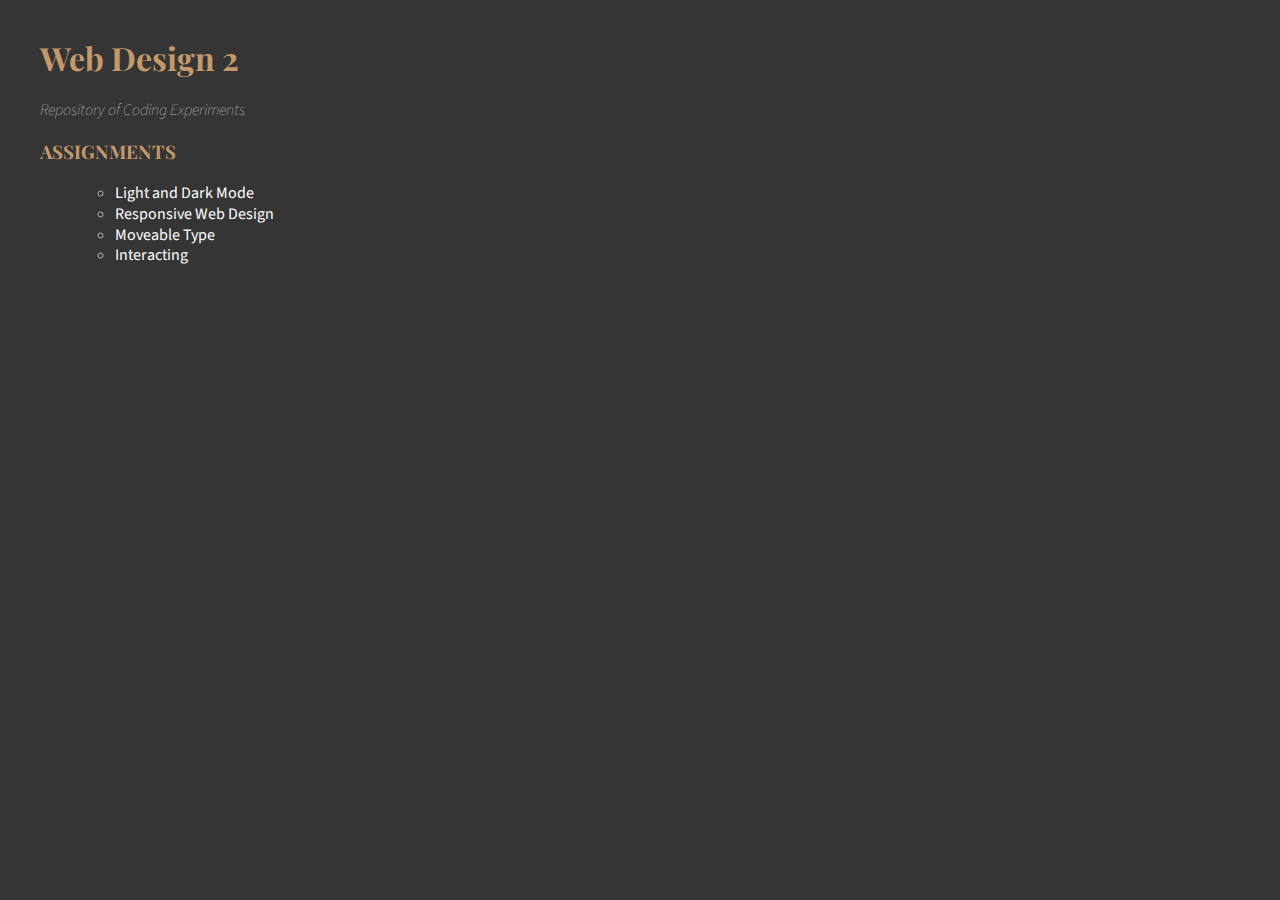
<file: index.html>
<!DOCTYPE html>
<head>
  <title>DSGN 1474</title>
  <link href="styles.css" rel="stylesheet">
  <link href="https://fonts.googleapis.com/css2?family=Playfair+Display:ital,wght@0,500;0,600;0,700;0,900;1,400&display=swap" rel="stylesheet">
  <link href="https://fonts.googleapis.com/css2?family=Source+Sans+Pro:ital,wght@0,200;0,300;0,400;0,600;0,700;1,200;1,300;1,600&display=swap" rel="stylesheet">
</head>
<body>

  <h1>Web Design 2</h1>

  <p>Repository of Coding Experiments</p>

  <h3>Assignments</h3>
  <ul>
    <li>
      <a href="light-and-dark/index.html">Light and Dark Mode</a>
    </li>
    <li>
      <a href="responsive/index.html">Responsive Web Design</a>
    </li>
    <li>
      <a href="moveable-type/index.html">Moveable Type</a>
    </li>
    <li>
      <a href="interacting/index.html">Interacting</a>
    </li>
  
  </ul>

</body>
</file>
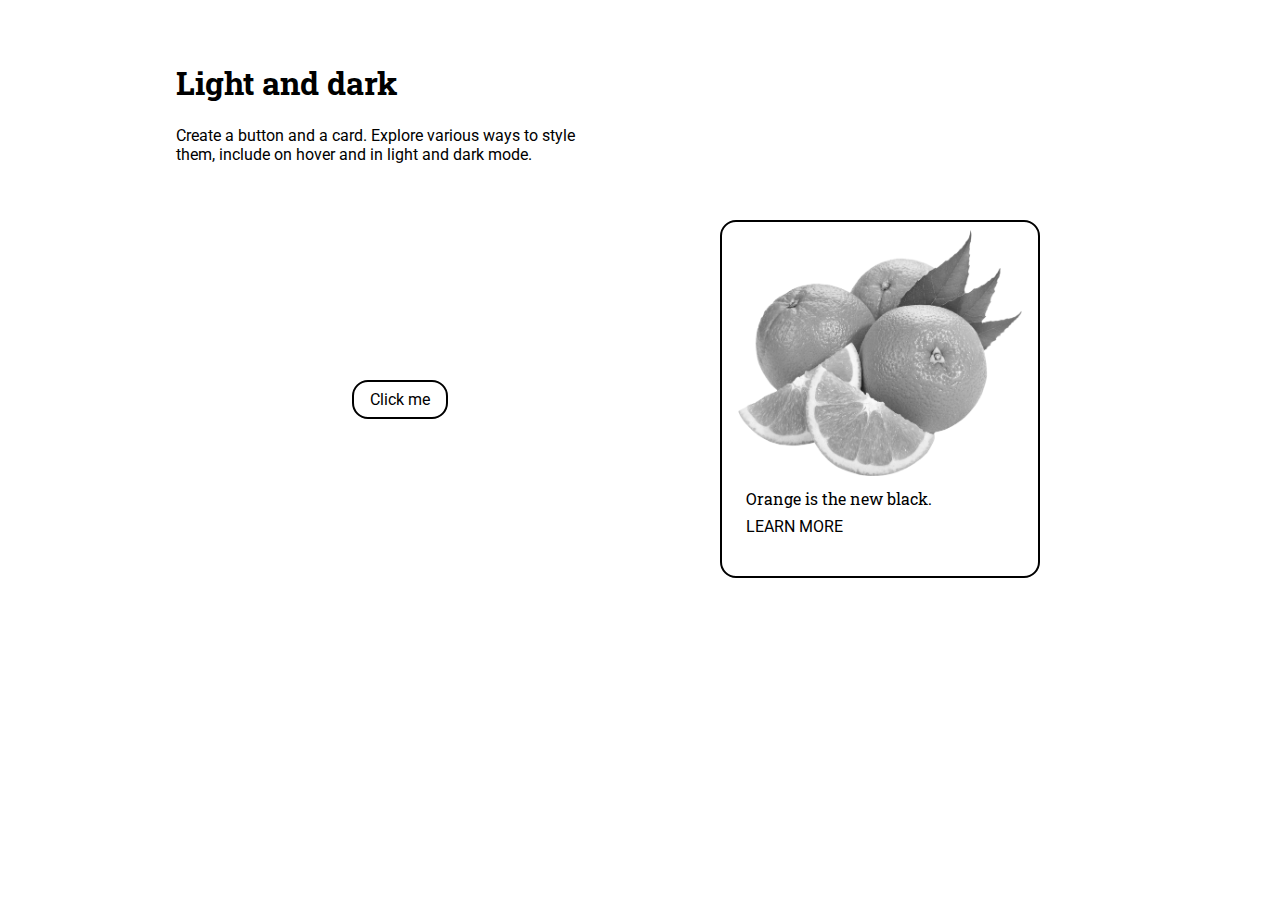
<file: light-and-dark/index.html>
<!-- LIGHT AND DARK EXPERIMENT -->
<!-- Explore light and dark modes -->

<!DOCTYPE html>
<head>
	<title>Light and dark</title>
	<meta name="viewport" content="width=device-width, initial-scale=1">
	<link href="style.css" rel="stylesheet">
	<link rel="preconnect" href="https://fonts.gstatic.com">
<link href="https://fonts.googleapis.com/css2?family=Roboto+Slab:wght@600&family=Roboto:wght@300;700&display=swap" rel="stylesheet">
</head>
<body>

	<main>

		<section>
			<h1>Light and dark</h1>
			<p>Create a button and a card. Explore various ways to style them, include on hover and in light and dark mode.</p>
		</section>


		<div class="grid">


			<div class="item">
				<!-- Create your button here -->
				<a href="#" class="button">Click me</a>

			</div>


			<div class="item">
				<!-- Create your card here, include text and an image -->
				<div class="card">
					<img src="img/orange.png" alt="Orange you glad I'm not a cat?" class="card-img">
					<div class="card-text">Orange is the new black.</div>
					<a href="https://www.floridacitrus.org/captain-citrus/" target="_blank" class="card-link">Learn more</a>
				</div>


			</div>


		</div>

	</main>

</body>
</file>
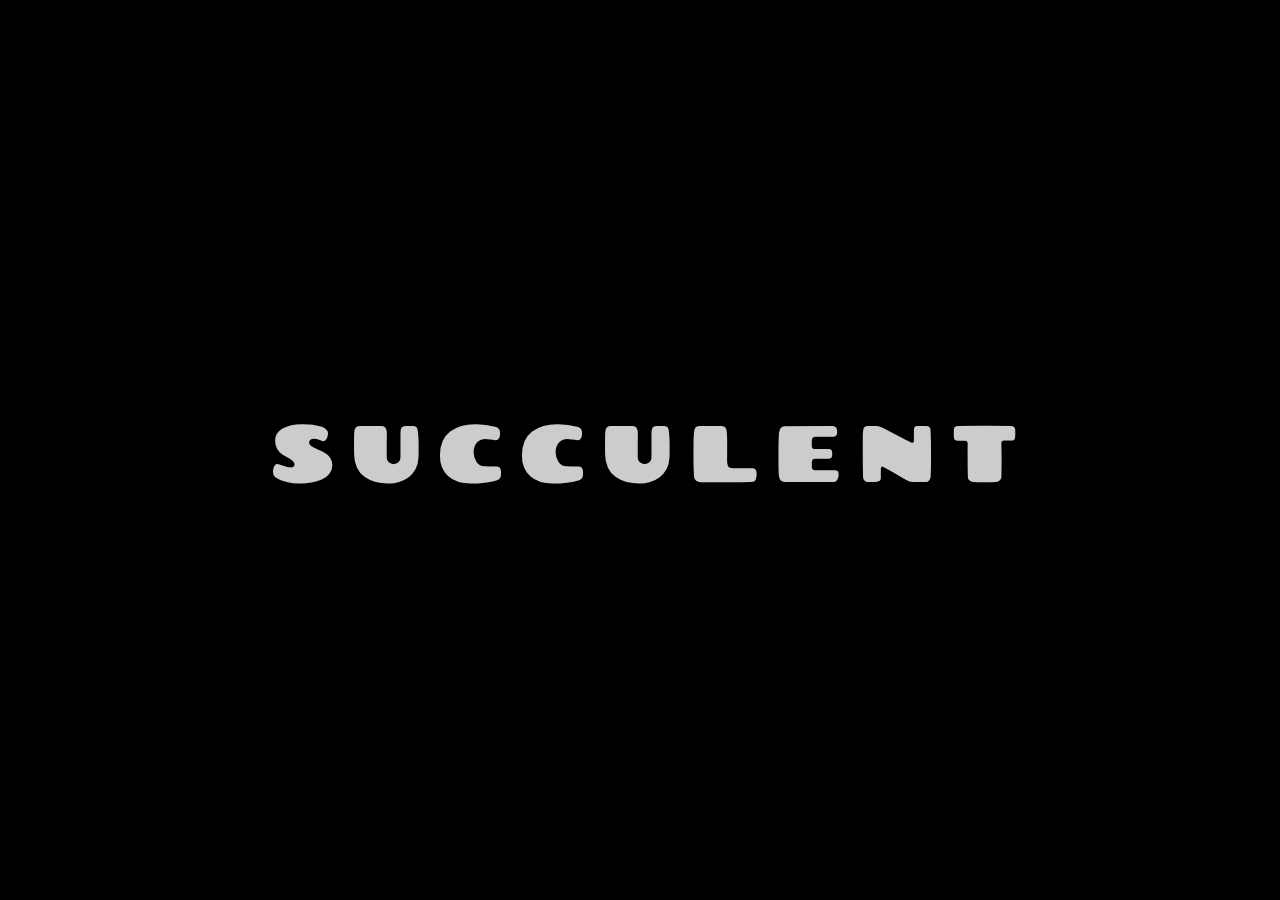
<file: moveable-type/index.html>
<!-- MOVEABLE TYPE EXPERIMENT -->
<!-- Explore motion/animation using type -->
<!DOCTYPE html>
<head>
  <title>Moveable Type</title>
  <meta name="viewport" content="width=device-width, initial-scale=1">
  <link href="style.css" rel="stylesheet">
  <link rel="preconnect" href="https://fonts.gstatic.com">
<link href="https://fonts.googleapis.com/css2?family=Chango&display=swap" rel="stylesheet">
</head>
<body>
 
  <main>

  <div class="text">
  <span>S</span>
  <span>U</span>
  <span>C</span>
  <span>C</span>
  <span>U</span>
  <span>L</span>
  <span>E</span>
  <span>N</span>
  <span>T</span>
</div>

</main>
</body>
</file>
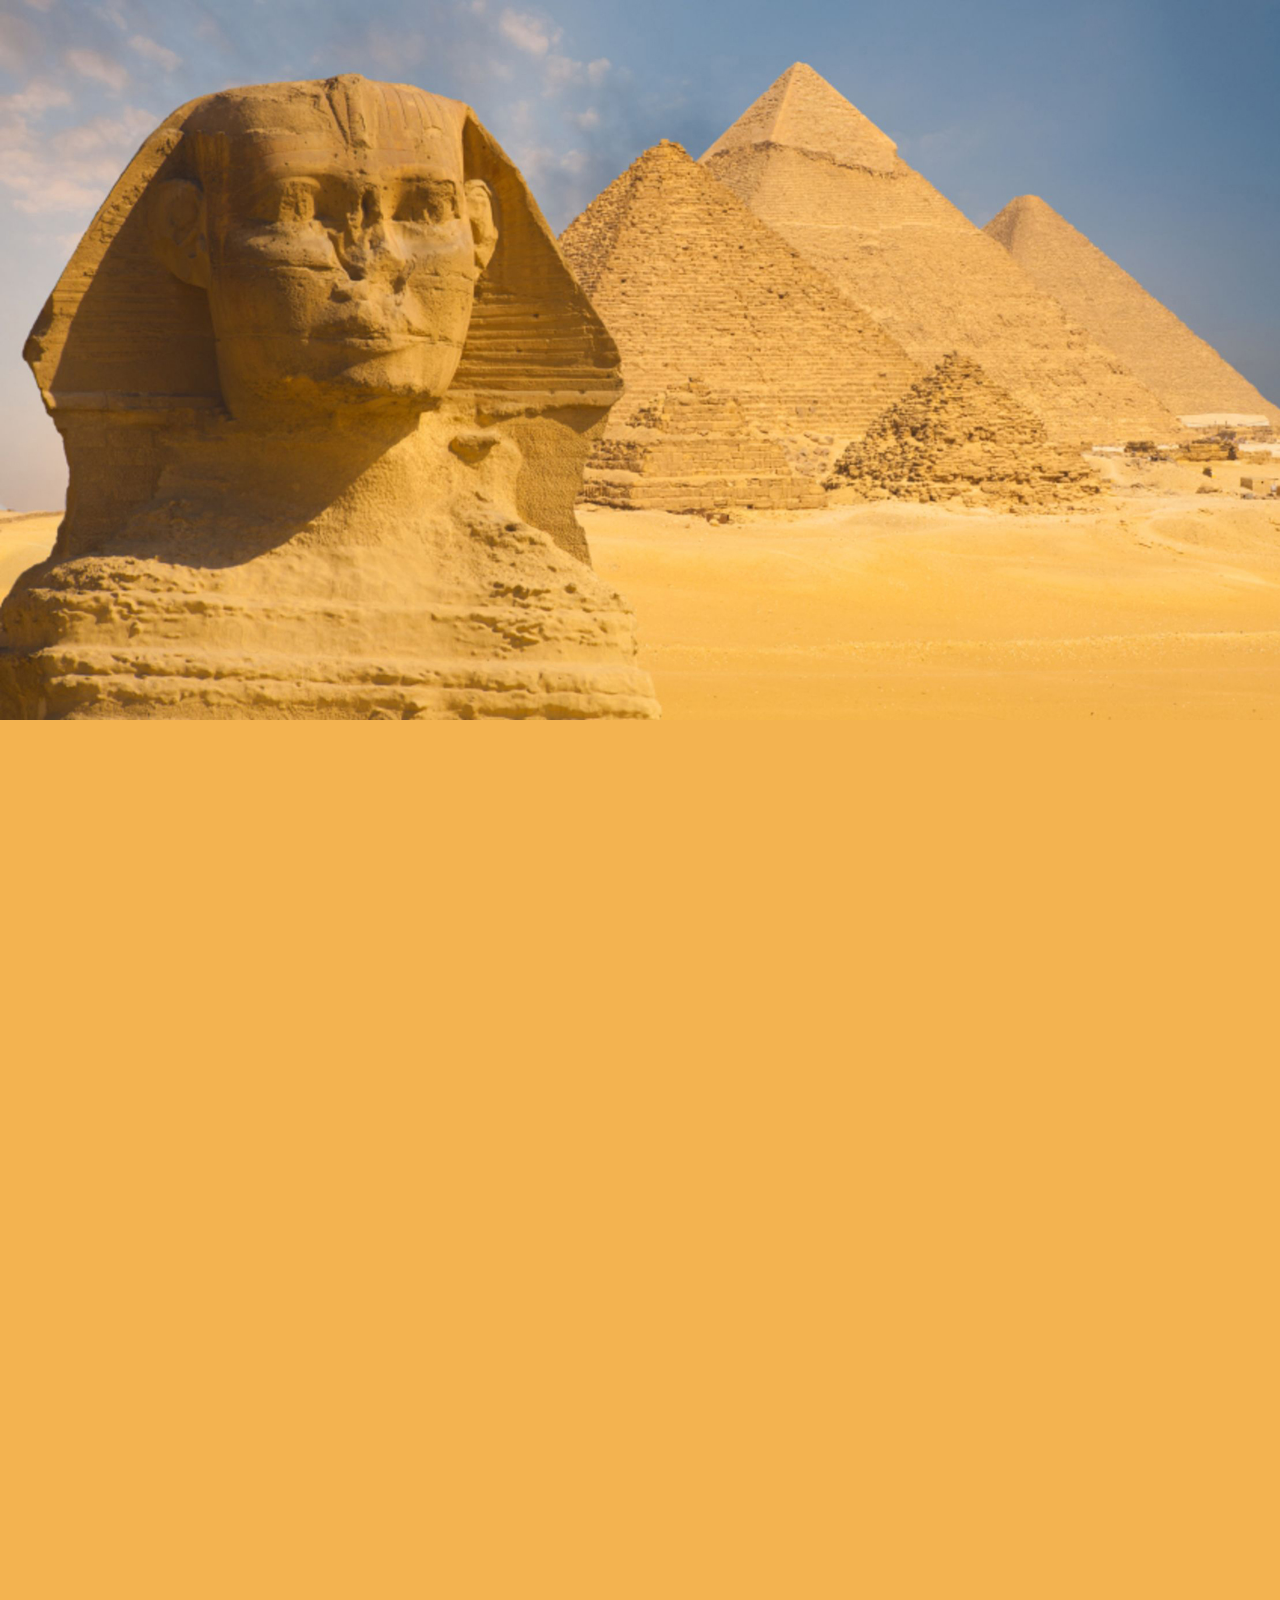
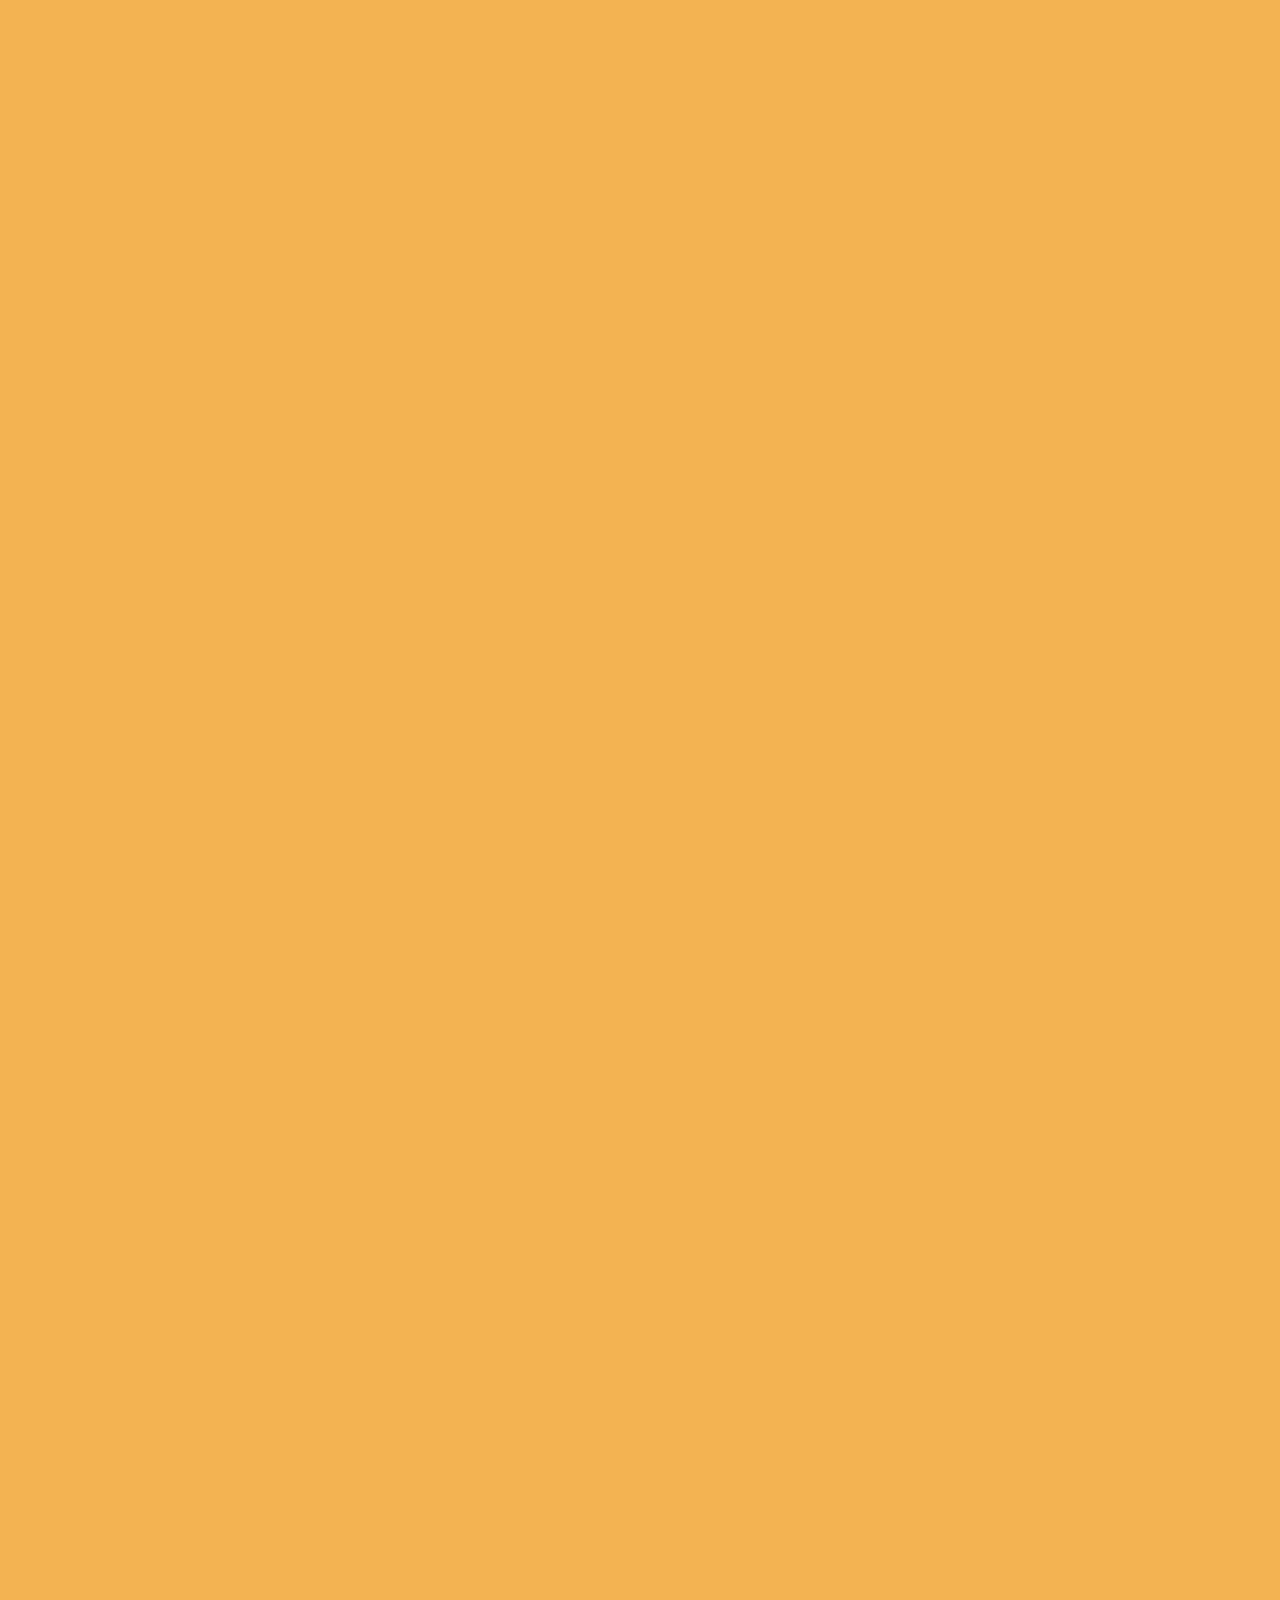
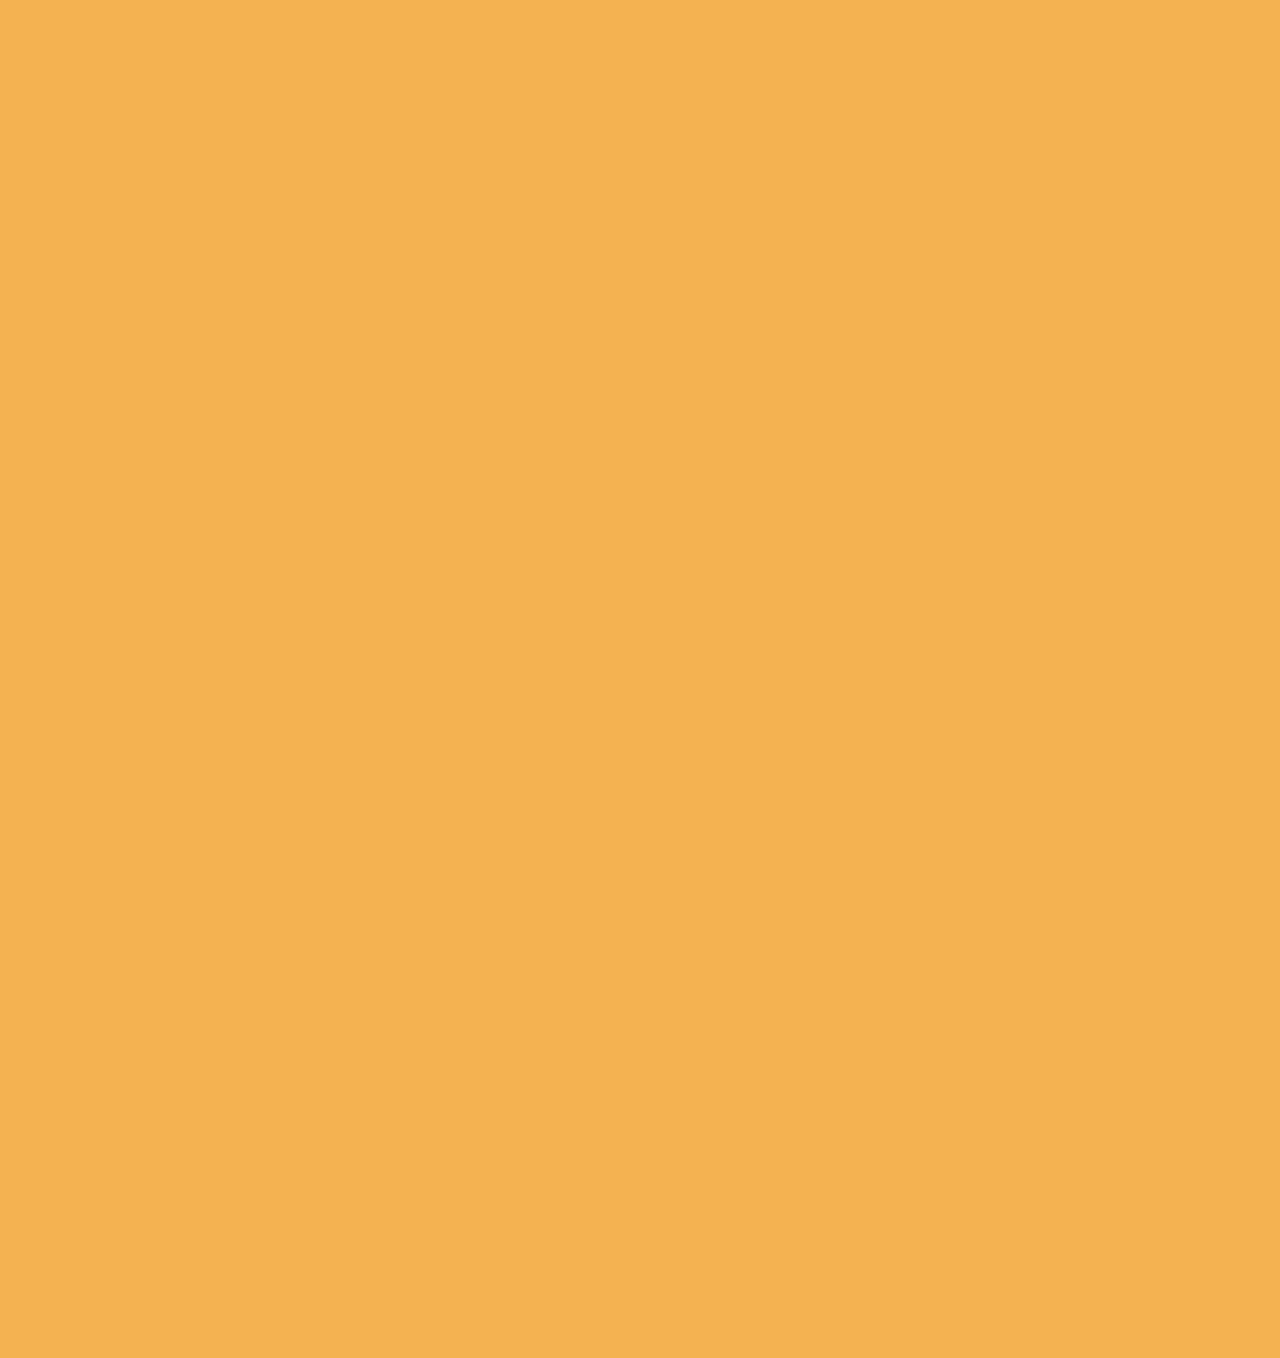
<file: responsive/index.html>
<!-- RESPONSIVE -->
<!-- Explore responsiveness via media queries and the picture element -->
<!-- Give the page your own typographic styles, colors, etc. -->

<!DOCTYPE html>
<head>
	<title>The Sphinx by Oscar Wilde</title>
	<meta name="viewport" content="width=device-width, initial-scale=1">
	<link href="style.css" rel="stylesheet">
	<link rel="preconnect" href="https://fonts.gstatic.com">
	<link rel="preconnect" href="https://fonts.gstatic.com">
	<link href="https://fonts.googleapis.com/css2?family=Libre+Baskerville&family=Montserrat:ital,wght@0,300;1,300&display=swap" rel="stylesheet">
</head>
<body>

	

		<picture class="banner-img">
			<source media="(min-width: 500px)" srcset="img/sphinx-lg.jpg">
			<img src="img/sphinx-sm.jpg" alt="Sphinx">
		</picture>

<main>
		<div class="grid">

			<div class="col">

				<h1>The Sphinx</h1>

				<h2>By Oscar Wilde</h2>

			</div>


			<!-- <div class="col"> -->
			<!-- <div class="container"> -->
				<article>


			<p>
In a dim corner of my room for longer than<br/>
my fancy thinks<br/>
A beautiful and silent Sphinx has watched me<br/>
through the shifting gloom.
</p>

<p>
Inviolate and immobile she does not rise she<br/>
does not stir<br/>
For silver moons are naught to her and naught<br/>
to her the suns that reel.
</p>

<p>
Red follows grey across the air, the waves of<br/>
moonlight ebb and flow<br/>
But with the Dawn she does not go and in the<br/>
night-time she is there.
</p>

<p>
Dawn follows Dawn and Nights grow old and<br/>
all the while this curious cat<br/>
Lies couching on the Chinese mat with eyes of<br/>
satin rimmed with gold.
</p>

<p>
Upon the mat she lies and leers and on the<br/>
tawny throat of her<br/>
Flutters the soft and silky fur or ripples to her<br/>
pointed ears.
</p>

<p>
Come forth, my lovely seneschal! so somnolent,<br/>
so statuesque!<br/>
Come forth you exquisite grotesque! half woman<br/>
and half animal!
</p>

<p>
Come forth my lovely languorous Sphinx! and<br/>
put your head upon my knee!<br/>
And let me stroke your throat and see your<br/>
body spotted like the Lynx!
</p>

<p>
And let me touch those curving claws of yellow<br/>
ivory and grasp<br/>
The tail that like a monstrous Asp coils round<br/>
your heavy velvet paws!
</p>


<p>
A thousand weary centuries are thine<br/>
while I have hardly seen<br/>
Some twenty summers cast their green for<br/>
Autumn's gaudy liveries.
</p>

<p>
But you can read the Hieroglyphs on the<br/>
great sandstone obelisks,<br/>
And you have talked with Basilisks, and you<br/>
have looked on Hippogriffs.
</p>

<p>
O tell me, were you standing by when Isis to<br/>
Osiris knelt?<br/>
And did you watch the Egyptian melt her union<br/>
for Antony
</p>

<p>
And drink the jewel-drunken wine and bend<br/>
her head in mimic awe<br/>
To see the huge proconsul draw the salted tunny<br/>
from the brine?
</p>

<p>
And did you mark the Cyprian kiss white Adon<br/>
on his catafalque?<br/>
And did you follow Amenalk, the God of<br/>
Heliopolis?
</p>

<p>
And did you talk with Thoth, and did you hear<br/>
the moon-horned Io weep?<br/>
And know the painted kings who sleep beneath<br/>
the wedge-shaped Pyramid?
</p>


<p>
Lift up your large black satin eyes which are<br/>
like cushions where one sinks!<br/>
Fawn at my feet, fantastic Sphinx! and sing mev
all your memories!
</p>

<p>
Sing to me of the Jewish maid who wandered<br/>
with the Holy Child,<br/>
And how you led them through the wild, and<br/>
how they slept beneath your shade.
</p>

<p>
Sing to me of that odorous green eve when<br/>
crouching by the marge<br/>
You heard from Adrian's gilded barge the<br/>
laughter of Antinous
</p>

<p>
And lapped the stream and fed your drouth and<br/>
watched with hot and hungry stare<br/>
The ivory body of that rare young slave with<br/>
his pomegranate mouth!
</p>

<p>
Sing to me of the Labyrinth in which the twi-<br/>
formed bull was stalled!<br/>
Sing to me of the night you crawled across the<br/>
temple's granite plinth
</p>

<p>
When through the purple corridors the screaming<br/>
scarlet Ibis flew<br/>
In terror, and a horrid dew dripped from the<br/>
moaning Mandragores,
</p>

<p>
And the great torpid crocodile within the tank<br/>
shed slimy tears,<br/>
And tare the jewels from his ears and staggered<br/>
back into the Nile,
</p>

<p>
And the priests cursed you with shrill psalms as<br/>
in your claws you seized their snake<br/>
And crept away with it to slake your passion by<br/>
the shuddering palms.
</p>


<p>
Who were your lovers? who were they<br/>
who wrestled for you in the dust?<br/>
Which was the vessel of your Lust?  What<br/>
Leman had you, every day?
</p>

<p>
Did giant Lizards come and crouch before you<br/>
on the reedy banks?<br/>
Did Gryphons with great metal flanks leap on<br/>
you in your trampled couch?
</p>

<p>
Did monstrous hippopotami come sidling toward<br/>
you in the mist?<br/>
Did gilt-scaled dragons writhe and twist with<br/>
passion as you passed them by?
</p>

<p>
And from the brick-built Lycian tomb what<br/>
horrible Chimera came<br/>
With fearful heads and fearful flame to breed<br/>
new wonders from your womb?
</p>


<p>
Or had you shameful secret quests and did<br/>
you harry to your home<br/>
Some Nereid coiled in amber foam with curious<br/>
rock crystal breasts?
</p>

<p>
Or did you treading through the froth call to<br/>
the brown Sidonian<br/>
For tidings of Leviathan, Leviathan or<br/>
Behemoth?
</p>

<p>
Or did you when the sun was set climb up the<br/>
cactus-covered slope<br/>
To meet your swarthy Ethiop whose body was<br/>
of polished jet?
</p>

<p>
Or did you while the earthen skiffs dropped<br/>
down the grey Nilotic flats<br/>
At twilight and the flickering bats flew round<br/>
the temple's triple glyphs
</p>

<p>
Steal to the border of the bar and swim across<br/>
the silent lake<br/>
And slink into the vault and make the Pyramid<br/>
your lupanar
</p>

<p>
Till from each black sarcophagus rose up the<br/>
painted swathed dead?<br/>
Or did you lure unto your bed the ivory-horned<br/>
Tragelaphos?
</p>

<p>
Or did you love the god of flies who plagued<br/>
the Hebrews and was splashed<br/>
With wine unto the waist? or Pasht, who had<br/>
green beryls for her eyes?
</p>

<p>
Or that young god, the Tyrian, who was more<br/>
amorous than the dove<br/>
Of Ashtaroth? or did you love the god of the<br/>
Assyrian
</p>

<p>
Whose wings, like strange transparent talc, rose<br/>
high above his hawk-faced head,<br/>
Painted with silver and with red and ribbed with<br/>
rods of Oreichalch?
</p>

<p>
Or did huge Apis from his car leap down and<br/>
lay before your feet<br/>
Big blossoms of the honey-sweet and honey-<br/>
coloured nenuphar?
</p>


<p>
How subtle-secret is your smile!  Did you<br/>
love none then?  Nay, I know<br/>
Great Ammon was your bedfellow!  He lay with<br/>
you beside the Nile!
</p>

<p>
The river-horses in the slime trumpeted when<br/>
they saw him come<br/>
Odorous with Syrian galbanum and smeared with<br/>
spikenard and with thyme.
</p>

<p>
He came along the river bank like some tall<br/>
galley argent-sailed,<br/>
He strode across the waters, mailed in beauty,<br/>
and the waters sank.
</p>

<p>
He strode across the desert sand:  he reached<br/>
the valley where you lay:<br/>
He waited till the dawn of day:  then touched<br/>
your black breasts with his hand.
</p>

<p>
You kissed his mouth with mouths of flame:<br/>
you made the horned god your own:<br/>
You stood behind him on his throne:  you called<br/>
him by his secret name.
</p>

<p>
You whispered monstrous oracles into the<br/>
caverns of his ears:<br/>
With blood of goats and blood of steers you<br/>
taught him monstrous miracles.
</p>

<p>
White Ammon was your bedfellow!  Your<br/>
chamber was the steaming Nile!<br/>
And with your curved archaic smile you watched<br/>
his passion come and go.
</p>


<p>
With Syrian oils his brows were bright:<br/>
and wide-spread as a tent at noon<br/>
His marble limbs made pale the moon and lent<br/>
the day a larger light.
</p>

<p>
His long hair was nine cubits' span and coloured<br/>
like that yellow gem<br/>
Which hidden in their garment's hem the<br/>
merchants bring from Kurdistan.
</p>

<p>
His face was as the must that lies upon a vat of<br/>
new-made wine:<br/>
The seas could not insapphirine the perfect azure<br/>
of his eyes.
</p>

<p>
His thick soft throat was white as milk and<br/>
threaded with thin veins of blue:<br/>
And curious pearls like frozen dew were<br/>
broidered on his flowing silk.
</p>


<p>
On pearl and porphyry pedestalled he was<br/>
too bright to look upon:<br/>
For on his ivory breast there shone the wondrous<br/>
ocean-emerald,
</p>

<p>
That mystic moonlit jewel which some diver of<br/>
the Colchian caves<br/>
Had found beneath the blackening waves and<br/>
carried to the Colchian witch.
</p>

<p>
Before his gilded galiot ran naked vine-wreathed<br/>
corybants,<br/>
And lines of swaying elephants knelt down to<br/>
draw his chariot,
</p>

<p>
And lines of swarthy Nubians bare up his litter<br/>
as he rode<br/>
Down the great granite-paven road between the<br/>
nodding peacock-fans.
</p>

<p>
The merchants brought him steatite from Sidon<br/>
in their painted ships:<br/>
The meanest cup that touched his lips was<br/>
fashioned from a chrysolite.
</p>

<p>
The merchants brought him cedar chests of rich<br/>
apparel bound with cords:<br/>
His train was borne by Memphian lords:  young<br/>
kings were glad to be his guests.
</p>

<p>
Ten hundred shaven priests did bow to Ammon's<br/>
altar day and night,<br/>
Ten hundred lamps did wave their light through<br/>
Ammon's carven house--and now
</p>

<p>
Foul snake and speckled adder with their young<br/>
ones crawl from stone to stone<br/>
For ruined is the house and prone the great<br/>
rose-marble monolith!
</p>

<p>
Wild ass or trotting jackal comes and couches<br/>
in the mouldering gates:<br/>
Wild satyrs call unto their mates across the<br/>
fallen fluted drums.
</p>

<p>
And on the summit of the pile the blue-faced<br/>
ape of Horus sits<br/>
And gibbers while the fig-tree splits the pillars<br/>
of the peristyle
</p>


<p>
The god is scattered here and there:  deep<br/>
hidden in the windy sand<br/>
I saw his giant granite hand still clenched in<br/>
impotent despair.
</p>

<p>
And many a wandering caravan of stately<br/>
negroes silken-shawled,<br/>
Crossing the desert, halts appalled before the<br/>
neck that none can span.
</p>

<p>
And many a bearded Bedouin draws back his<br/>
yellow-striped burnous<br/>
To gaze upon the Titan thews of him who was<br/>
thy paladin.
</p>


<p>
Go, seek his fragments on the moor and<br/>
wash them in the evening dew,<br/>
And from their pieces make anew thy mutilated<br/>
paramour!
</p>

<p>
Go, seek them where they lie alone and from<br/>
their broken pieces make<br/>
Thy bruised bedfellow!  And wake mad passions<br/>
in the senseless stone!
</p>

<p>
Charm his dull ear with Syrian hymns! he loved<br/>
your body! oh, be kind,<br/>
Pour spikenard on his hair, and wind soft rolls<br/>
of linen round his limbs!
</p>

<p>
Wind round his head the figured coins! stain<br/>
with red fruits those pallid lips!<br/>
Weave purple for his shrunken hips! and purple<br/>
for his barren loins!
</p>


<p>
Away to Egypt!  Have no fear.  Only one<br/>
God has ever died.<br/>
Only one God has let His side be wounded by a<br/>
soldier's spear.
</p>

<p>
But these, thy lovers, are not dead.  Still by the<br/>
hundred-cubit gate<br/>
Dog-faced Anubis sits in state with lotus-lilies<br/>
for thy head.
</p>

<p>
Still from his chair of porphyry gaunt Memnon<br/>
strains his lidless eyes<br/>
Across the empty land, and cries each yellow<br/>
morning unto thee.
</p>

<p>
And Nilus with his broken horn lies in his black<br/>
and oozy bed<br/>
And till thy coming will not spread his waters on<br/>
the withering corn.
</p>

<p>
Your lovers are not dead, I know.  They will<br/>
rise up and hear your voice<br/>
And clash their cymbals and rejoice and run to<br/>
kiss your mouth!  And so,
</p>

<p>
Set wings upon your argosies!  Set horses to<br/>
your ebon car!<br/>
Back to your Nile!  Or if you are grown sick of<br/>
dead divinities
</p>

<p>
Follow some roving lion's spoor across the copper-<br/>
coloured plain,<br/>
Reach out and hale him by the mane and bid<br/>
him be your paramour!
</p>

<p>
Couch by his side upon the grass and set your<br/>
white teeth in his throat<br/>
And when you hear his dying note lash your<br/>
long flanks of polished brass
</p>

<p>
And take a tiger for your mate, whose amber<br/>
sides are flecked with black,<br/>
And ride upon his gilded back in triumph<br/>
through the Theban gate,
</p>

<p>
And toy with him in amorous jests, and when<br/>
he turns, and snarls, and gnaws,<br/>
O smite him with your jasper claws! and bruise<br/>
him with your agate breasts!
</p>


<p>
Why are you tarrying?  Get hence!  I<br/>
weary of your sullen ways,<br/>
I weary of your steadfast gaze, your somnolent<br/>
magnificence.
</p>

<p>
Your horrible and heavy breath makes the light<br/>
flicker in the lamp,<br/>
And on my brow I feel the damp and dreadful<br/>
dews of night and death.
</p>

<p>
Your eyes are like fantastic moons that shiver<br/>
in some stagnant lake,<br/>
Your tongue is like a scarlet snake that dances<br/>
to fantastic tunes,
</p>

<p>
Your pulse makes poisonous melodies, and your<br/>
black throat is like the hole<br/>
Left by some torch or burning coal on Saracenic<br/>
tapestries.
</p>

<p>
Away!  The sulphur-coloured stars are hurrying<br/>
through the Western gate!<br/>
Away!  Or it may be too late to climb their silent<br/>
silver cars!
</p>

<p>
See, the dawn shivers round the grey gilt-dialled<br/>
towers, and the rain<br/>
Streams down each diamonded pane and blurs<br/>
with tears the wannish day.
</p>

<p>
What snake-tressed fury fresh from Hell, with<br/>
uncouth gestures and unclean,<br/>
Stole from the poppy-drowsy queen and led you<br/>
to a student's cell?
</p>


<p>
What songless tongueless ghost of sin crept<br/>
through the curtains of the night,<br/>
And saw my taper burning bright, and knocked,<br/>
and bade you enter in?
</p>

<p>
Are there not others more accursed, whiter with<br/>
leprosies than I?<br/>
Are Abana and Pharphar dry that you come here<br/>
to slake your thirst?
</p>

<p>
Get hence, you loathsome mystery!  Hideous<br/>
animal, get hence!<br/>
You wake in me each bestial sense, you make me<br/>
what I would not be.
</p>

<p>
You make my creed a barren sham, you wake<br/>
foul dreams of sensual life,<br/>
And Atys with his blood-stained knife were<br/>
better than the thing I am.
</p>

<p>
False Sphinx!  False Sphinx!  By reedy Styx<br/>
old Charon, leaning on his oar,<br/>
Waits for my coin.  Go thou before, and leave<br/>
me to my crucifix,
</p>

<p>
Whose pallid burden, sick with pain, watches<br/>
the world with wearied eyes,<br/>
And weeps for every soul that dies, and weeps<br/>
for every soul in vain.
</p>

</article>

			</div>

		</div>


	</main>

	<button onclick="topFunction()" id="myBtn" title="Go to top">Top</button>

<script>
//Get the button:
mybutton = document.getElementById("myBtn");

// When the user scrolls down 1000px from the top of the document, show the button
window.onscroll = function() {scrollFunction()};

function scrollFunction() {
  if (document.body.scrollTop > 1000 || document.documentElement.scrollTop > 1000) {
    mybutton.style.display = "block";
  } else {
    mybutton.style.display = "none";
  }
}

// When the user clicks on the button, scroll to the top of the document
function topFunction() {
  document.body.scrollTop = 0; // For Safari
  document.documentElement.scrollTop = 0; // For Chrome, Firefox, IE and Opera
}
</script>

</body>
</file>
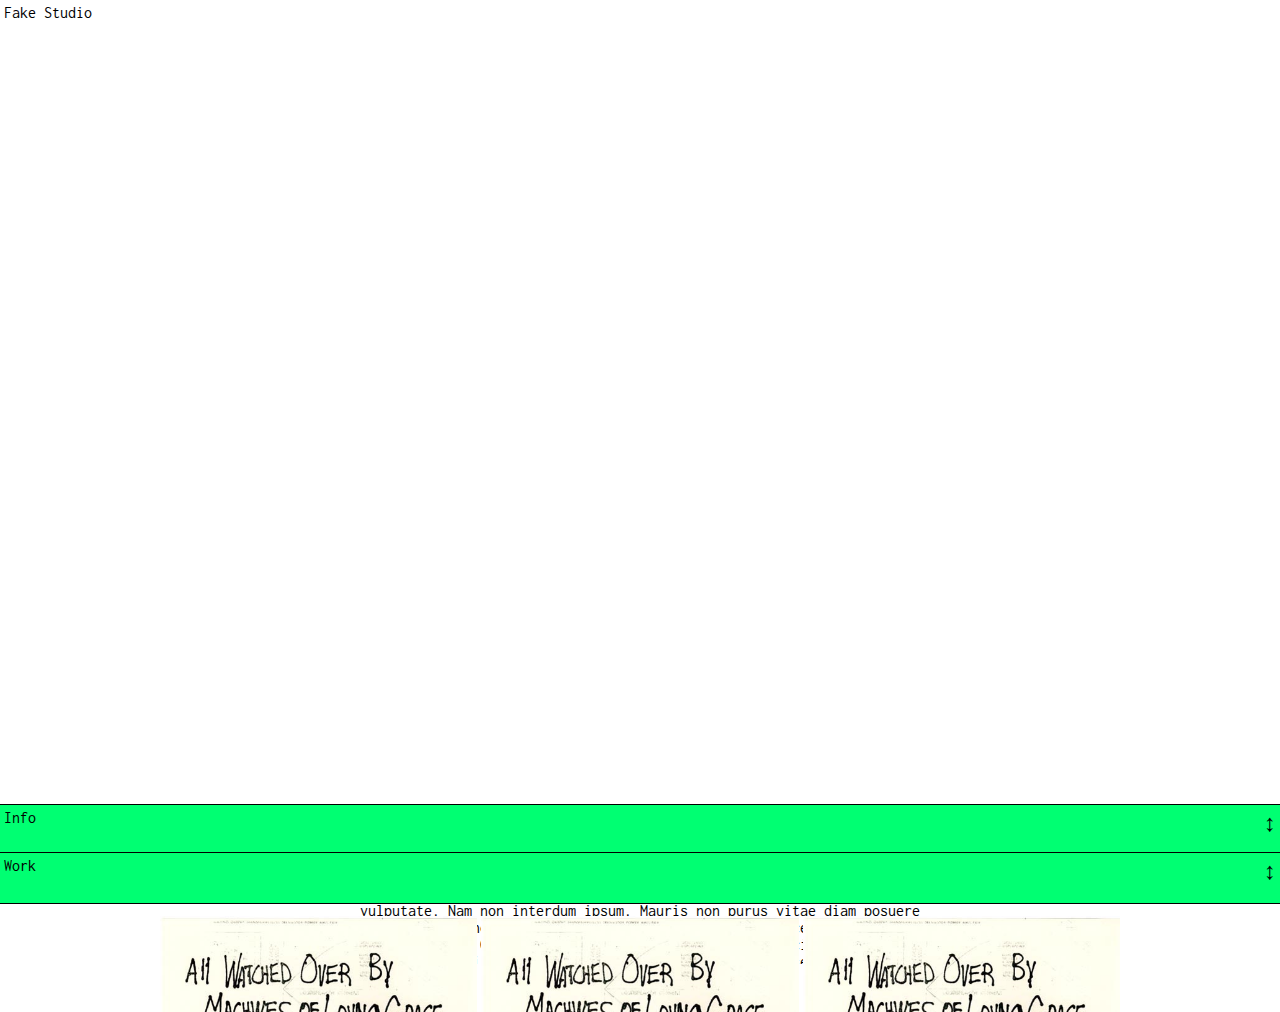
<file: interacting/example/index.html>
<!-- FAKE STUDIO -->

<!DOCTYPE html>
<head>
	<title>Fake Studio</title>
	<meta name="viewport" content="width=device-width, initial-scale=1">
	<link href="style.css" rel="stylesheet">
	<link rel="preconnect" href="https://fonts.gstatic.com">
	<link href="https://fonts.googleapis.com/css2?family=Inconsolata&display=swap" rel="stylesheet">
</head>
<body>


	<!-- Site header -->
	<header>
		<h1>Fake Studio</h1>
	</header>



	<!-- Info section -->
	<section class="info">

		<!-- Info section title -->
		<div class="section-title info-title">
			<h2>Info</h2>
			<div class="arrows">&varr;</div>
		</div>

		<!-- Info section content -->
		<div class="section-content">

			<p>Lorem ipsum dolor sit amet, consectetur adipiscing elit. Donec commodo vestibulum dolor sed pretium. Fusce et neque ut odio egestas vulputate. Nam non interdum ipsum. Mauris non purus vitae diam posuere viverra vitae non elit. Duis placerat in tortor et placerat. Praesent et lacus nisi. Quisque tristique sapien quis magna tincidunt varius. Sed mauris orci, maximus in ultrices vel, ullamcorper sed metus. Donec sodales dui eros, ornare blandit lectus porta a. Suspendisse tellus est, pellentesque eget placerat vel, dapibus sit amet sem. Aliquam condimentum augue ut neque maximus venenatis. Nulla viverra fermentum commodo.</p>

			<p>Donec sed malesuada odio. Nam interdum placerat lacus, id tincidunt nisl ultrices in. Vestibulum ultrices volutpat quam nec pulvinar. Pellentesque quis tellus in diam rutrum sagittis. Sed sed felis vel ipsum vehicula sodales. Class aptent taciti sociosqu ad litora torquent per conubia nostra, per inceptos himenaeos. Morbi gravida condimentum bibendum. Nunc ligula felis, mollis non elit non, venenatis commodo elit. Nam ullamcorper, nisi sit amet dignissim vulputate, est eros molestie nibh, ac maximus risus magna eget nibh.</p>

			<p>Vivamus id suscipit tortor. Mauris arcu odio, consequat at justo vitae, dignissim porta augue. Curabitur blandit tellus at ante accumsan suscipit. Ut sed ante neque. Donec ornare mattis nulla accumsan ultrices. Morbi aliquet at ipsum sit amet dignissim. Pellentesque at porta ligula. Integer accumsan est iaculis libero porta, mollis vulputate dui aliquet. Pellentesque vitae lacus id felis pharetra faucibus. Sed vehicula quam non tristique blandit.</p>

			<p>Donec sit amet venenatis ex. Maecenas pulvinar nibh nec porttitor ultricies. Nunc sagittis hendrerit ante, id ultrices enim suscipit in. Proin congue elit in vehicula posuere. Duis elementum felis vel mauris tincidunt vehicula. Aenean interdum accumsan sodales. Nulla blandit urna erat, et finibus mauris euismod vitae. Sed a nibh varius risus accumsan euismod et vel dolor. Donec quis ligula in est convallis tristique quis ut metus. Donec facilisis ligula vitae odio scelerisque posuere. Fusce vitae volutpat risus, venenatis auctor urna.</p>

			<p>Donec consequat consectetur dignissim. Integer commodo euismod arcu eu sagittis. Donec in viverra quam. Aenean faucibus lectus id ipsum aliquet consectetur. Fusce sit amet pretium diam. Morbi pellentesque diam non urna congue, et congue diam lacinia. Nam ornare ipsum sit amet porta consectetur. Maecenas laoreet ut metus vitae ultricies. Pellentesque habitant morbi tristique senectus et netus et malesuada fames ac turpis egestas. Donec commodo, arcu et congue viverra, nisi nulla egestas mi, sed malesuada arcu ante eu risus. Aenean tristique, justo ac ultricies placerat, elit arcu tempus nisi, id malesuada nisl felis semper ipsum. Quisque ut elit quam. Vivamus nec urna lacus. Donec et justo leo. Vivamus ornare tortor non nulla rutrum fermentum.</p>
		</div>

	</section>




	<!-- Work section -->
	<section class="work">

		<!-- Work section title -->
		<div class="section-title work-title">
			<h2>Work</h2>
			<div class="arrows">&varr;</div>
		</div>

		<!-- Work section content -->
		<div class="section-content">

			<div class="grid">

				<div class="item">
					<img src="img/machines.jpg" alt="all watched over...">
				</div>

				<div class="item">
					<img src="img/machines.jpg" alt="all watched over...">
				</div>

				<div class="item">
					<img src="img/machines.jpg" alt="all watched over...">
				</div>

				<div class="item">
					<img src="img/machines.jpg" alt="all watched over...">
				</div>

				<div class="item">
					<img src="img/machines.jpg" alt="all watched over...">
				</div>

				<div class="item">
					<img src="img/machines.jpg" alt="all watched over...">
				</div>

				<div class="item">
					<img src="img/machines.jpg" alt="all watched over...">
				</div>

				<div class="item">
					<img src="img/machines.jpg" alt="all watched over...">
				</div>

				<div class="item">
					<img src="img/machines.jpg" alt="all watched over...">
				</div>

			</div>

		</div>

	</section>



	<script src="scripts.js"></script>

</body>
</file>
<file: styles.css>
* {
  box-sizing: border-box;
}
body {
  font-size: 16px;
  font-weight: lighter;
  line-height: 1.3;
  max-width: 100%;
  margin-left: 2em;
  padding: 0.5em;
  background-color: #353535;
  color: #BBBBBB;
  font-family: 'Source Sans Pro', 'Open Sans', Arial, sans-serif;
}

h1 {
  font-family: 'Playfair Display', Garamond, serif;
  color: #c4986b;
}

h3 {
    font-family: 'Playfair Display', Garamond, serif;
    color: #c4986b;
    text-transform: uppercase;
}

p {
  max-width: 28em;
  font-style: italic;
}

ul {
  list-style-type: circle;
  list-style-position: outside;
  margin-left: 35px;
  font-weight: normal;
}

a{
  text-decoration: none;
}

a:link {
  color: #FFFFFF;
}

a:visited {
  color: #BBBBBB;
}

a:hover {
  color: #c4986b;
}

a:active {
  color: #FFFFFF;
}
</file>
<file: light-and-dark/style.css>
/* LIGHT AND DARK EXPERIMENT */


* {
  box-sizing: border-box;
}

body {
  margin: 0.5em;
  padding: 0;
  font-size: 16px;
  font-family: 'Roboto', arial, sans-serif;
  font-weight: normal;
  color: black;
  background-color: white;
}

h1 {
  font-family: 'Roboto Slab', serif;
}

p {
  max-width: 25em;
}

img {
  max-width: 100%;
  height: auto;
}

main {
  max-width: 60em;
  margin: 0 auto;
}

section {
  padding: 2em 0.5em;
  margin-left: 0.5em;
}

.grid {
  display: grid;
  grid-template-columns: auto;
}

.item {
  display: flex;
  align-items: center;
  justify-content: center;
  padding: 0.5em;
}

/* BUTTON STYLES */

.button {
  color: inherit;
  text-decoration: none;
  border: 2px solid;
  border-radius: 1em;
  padding-top: 0.5em;
  padding-right: 1em;
  padding-bottom: 0.5em;
  padding-left: 1em;
  transition: all 0.3s;
  margin: 1em;
  position: relative;
  animation: myfirst 5s linear 2s infinite alternate;
  overflow: hidden;
}

@keyframes myfirst {
  0%   {left:0em; top:0em;}
  25%  {left:10em; top:0em;}
  50%  {left:10em; top:10em;}
  75%  {left:0em; top:10em;}
  100% {left:0em; top:0em;}
}

.button:hover {
  background-color: #252017;
  color: #EB8900;
  transform: rotate(-90deg);
  transition: all 0.5s;
  cursor: no-drop;
}


/* CARD */

.card {
  border: 2px solid;
  border-radius: 1em;
  padding-top: 0.5em;
  padding-right: 1em;
  padding-bottom: 0.5em;
  padding-left: 1em;
  overflow: hidden;
  max-width: 20em;
  transition: all 0.3s;
  box-shadow: -2px 2px 2px rgba(0,0,0,0);
  transition: box-shadow 0.5s;
}

.card-img {
  filter:grayscale(1);
  transition: all 0.5s;
}

.card-text {
  padding: 0.5em;
  font-family: 'Roboto Slab', serif;
}

.card-link {
  padding: 0 0.5em 2em 0.5em;
  display: block;
  text-transform: uppercase;
  color: inherit;
  font-family: 'Roboto', arial, sans-serif;
  text-decoration: none;
  cursor: help;
}

.card:hover {
  box-shadow: -2px 2px 2px rgba(0,0,0,0.5);
  transform: scale(0.85,0.85);
  transition: all 0.5s;
  border-radius: 50%;
  padding: 3em;
}

.card:hover .card-img {
  filter:grayscale(0);
}

.card-link:hover {
  text-transform: lowercase;
  text-decoration: underline;
}

/* MEDIA QUERIES */

@media (min-width: 30em) {
  .grid {
    grid-template-columns: 50% 50%;
  }
}

@media (prefers-color-scheme: dark) {

  body {
    color: #EB8900;
    background-color: #252017;
  }

  .button:hover {
  background-color: #EB8900;
  color: #252017;
}

.card {
  box-shadow: -2px 2px 2px rgba(255,221,0,0);
}
.card:hover {
  box-shadow: -2px 2px 2px rgba(255,221,0,0.5);
}

}
</file>
<file: moveable-type/style.css>
/* MOVEABLE TYPE EXPERIMENT */



/* Base styles */

* {
  box-sizing: border-box;
}

body {
  margin: 0;
  padding: 0;
  font-size: 16px;
  font-family: 'Chango', impact, sans-serif;
  font-weight: bold;
  color: #CCCCCC;
  background-color: #000000;
}

img {
  max-width: 100%;
  height: auto;
}

main {
  display: grid;
  align-content: center;
  align-items: center;
  min-height: 100vh;
  width: 100vw;
}

/* Succulent */

.text {
  text-align: center;
  font-size: 5em;
  font-weight: normal;
  animation-name: from-top;
  animation-duration: 1.25s;
  animation-timing-function: ease-in-out;
  letter-spacing: -0.1em;
}

.text span {
animation-name: jump;
animation-duration: 0.5s;
animation-delay: 1.5s;
display: inline-block;
}

/* Animation */

@keyframes from-top {

  0% {
    transform: translateY(-100vh);
  }

50% {
  transform: translateY(5vh);
}

80% {
  transform: translateY(-2vh);
}

90% {
  transform: translateY(0.5vh);
}

95% {
  transform: translateY(-0.25vh);
}

  100% {
    transform: translateY(0);
  }
}

@keyframes jump {

  0% {
    transform: translateX(0);
  }

  50% {
    transform: translateX(2em);
  }

  100% {
    transform: translateX(0);
  }
}
</file>
<file: responsive/style.css>
/* RESPONSIVE */


* {
  box-sizing: border-box;
}

body {
  margin: 0;
  padding: 0;
  font-size: 14px;
  font-family: 'Montserrat', helvetica, arial, sans-serif;
  font-weight: 300;
  color: #131428;
  background-color: #bdbdbd;
}

img {
  max-width: 100%;
  height: auto;
}

.banner-img {
  padding-bottom: 2em;
  filter: grayscale(100%);
  animation-name: banner-fade;
  animation-duration: 2s;
  animation-iteration-count: 1;
  animation-direction: alternate;
  /*
  border-radius: 5em;
  overflow: hidden;
  mix-blend-mode: multiply;
  */
}

main {
  max-width: 100em;
  margin: 0 auto;
}

/* Grid */

.grid {
  display: grid;
  grid-template-columns: 100%;
  animation-name: text-fade;
  animation-duration: 2s;
  animation-delay: 1.2s;
  animation-fill-mode: forwards;
  opacity: 0;
}

.grid article {
  column-count: 1;
  column-gap: 2em;
  column-rule: 1px solid #ccc;
  padding-left: 1em;
}

.col {
  padding: 1em;
}

/* Poem */

/*
.container {
  max-width: 800px;
  margin: 0 auto;
  display: grid;
  grid-gap: 1em;
  grid-template-columns: 2fr 1fr;
  align-items: start;
}

.container article {
  column-count: 1;
  column-gap: 2em;
  column-rule: 1px solid #ccc;
}

*/

/* Typography */

h1 {
  font-family: 'Libre Baskerville', 'Times New Roman', serif;
  font-size: 2.5em;
  line-height: 1.2;
  margin: 0;
  margin-bottom: 0;
  letter-spacing: -0.01em;
}

h2 {
  font-weight: 300;
  font-style: italic;
  text-transform: uppercase;
  /* text-indent: 1em; */
  font-size: 1.2em;
  margin-top: 1em;
  margin-bottom: 1em;
}

p {
  margin: 0 0 2em 0;
}

/* Button */

#myBtn {
  display: none; /* Hidden by default */
  position: fixed; /* Fixed/sticky position */
  bottom: 20px; /* Place the button at the bottom of the page */
  right: 30px; /* Place the button 30px from the right */
  z-index: 99; /* Make sure it does not overlap */
  border: none; /* Remove borders */
  outline: none; /* Remove outline */
  background-color: #131428; /* Set a background color */
  color: #bdbdbd; /* Text color */
  cursor: pointer; /* Add a mouse pointer on hover */
  padding: 15px; /* Some padding */
  border-radius: 10px; /* Rounded corners */
  font-size: 18px; /* Increase font size */
}

#myBtn:hover {
  background-color: #bdbdbd; /* Add a background on hover */
  color: #131428; /* Text color */
}

/* Media queries 

start with smallest first and put bigger down below the smaller ones, like I've done here 

*/

@media (min-width: 768px) {
  
  body {
  background-color: #d8b889;
  }

.grid {
    grid-template-columns: 25% 75%;
  }

  .banner-img {
    display: block;
    filter: grayscale(50%);
    /* margin: 0.5em; */
  }

  .grid article {
  column-count: 2;
  column-gap: 2em;
  column-rule: 1px solid #ccc;
}

}

@media (min-width: 900px) {
  h1 {
    font-size: 3em;
  }
}

@media (min-width: 1024px) {

body {
  background-color: #f3b350;
}

 h1 {
    font-size: 4em;
  }

.banner-img {
    display: block;
    filter: grayscale(0%);
    /* margin: 0.5em; */
  }

  .grid article {
  column-count: 3;
  column-gap: 2em;
  column-rule: 1px solid #ccc;
}

}


/* Animations */

@keyframes banner-fade {

  from {
    opacity: 0;
    transform: translateY(2em);
    mix-blend-mode: luminosity;
  }

  to {
    opacity: 1;
    transform: translateY(0);
    mix-blend-mode: normal;
  }
}

@keyframes text-fade {

  from {
    opacity: 0;
    transform: translateX(5em);
  }

  to {
    opacity: 1;
    transform: translateX(0);
  }
}
</file>
<file: interacting/example/style.css>
/* FAKE STUDIO */


/* Base styles */

* {
  box-sizing: border-box;
}

body {
  margin: 0;
  padding: 0;
  font-size: 16px;
  font-family: 'Inconsolata', monospace;
  font-weight: normal;
  color: #000000;
  background-color: #ffffff;
  transition: all 0.5s;
  height: 100vh;
  width: 100vw;
  overflow: hidden;
}

img {
  max-width: 100%;
  height: auto;
}

header {
  padding: 0.25em;
}



/* Typography */

h1 {
  font-size: 1em;
  font-weight: normal;
  margin: 0;
}

h2 {
  font-size: 1em;
  font-weight: normal;
  margin: 0 0 1em 0;
}

p {
  margin: 0 auto 1em auto;
  max-width: 35em;
}



/* Sections */

section {
  margin: 0;
  padding: 0.25em;
  position: absolute;
  bottom: 0;
  left: 0;
  width: 100%;
  height: 6em;
  background-color: #eaeaea;
  transition: height 0.5s;
}

.section-title {
  position: absolute;
  z-index: 1;
  top: 0;
  left: 0;
  width: 100%;
  height: 3.25em;
  padding: 0.25em;
  cursor: pointer;
  display: grid;
  grid-template-columns: auto auto;
  justify-content: space-between;
  background-color: #00ff72;
  border-top: 1px solid #000000;
  border-bottom: 1px solid #000000;
}

.arrows {
  font-size: 1.5em;
  font-family: helvetica, arial, sans-serif;
}

.section-content {
  overflow-y: auto;
  position: absolute;
  top: 3em;
  left: 0;
  width: 100%;
  height: calc(100% - 3em);
  padding: 1em 0.25em 6em 0.25em  ;
}

.grid {
  display: grid;
  grid-template-columns: auto;
  grid-column-gap: 0.25em;
  max-width: 60em;
  margin: 0 auto;
}

@media (min-width: 30em) {
  .grid {
    grid-template-columns: auto auto auto;
  }
}

.item {
  width: 100%;
}

.info {
  height: 6em;
  z-index: 1;
}


.work {
  height: 3em;
  z-index: 2;
}




/* Interactive changes */

.info.active {
  height: calc(100vh - 3em);
}

.work.active {
  height: calc(100vh - 6em);
}
</file>
